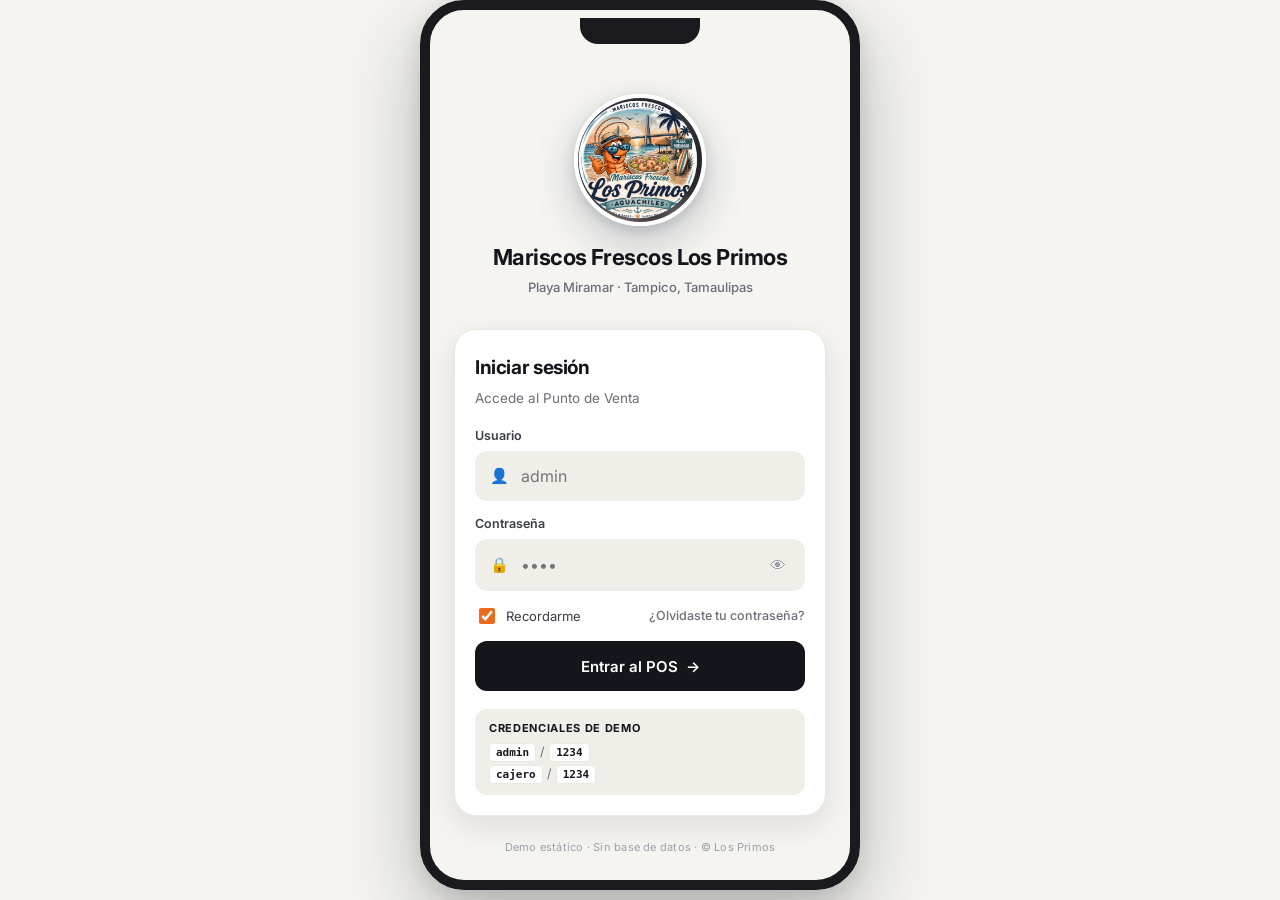
<file: index.html>
<!DOCTYPE html>
<html lang="es">
<head>
  <meta charset="UTF-8" />
  <meta name="viewport" content="width=device-width, initial-scale=1.0, viewport-fit=cover" />
  <meta name="theme-color" content="#ffffff" />
  <meta name="apple-mobile-web-app-capable" content="yes" />
  <meta name="apple-mobile-web-app-status-bar-style" content="default" />
  <title>Los Primos · Iniciar sesión</title>
  <link rel="stylesheet" href="assets/styles.css?v=6" />
  <link rel="icon" href="assets/logo.png" />
  <link rel="apple-touch-icon" href="assets/logo.png" />
  <link rel="preconnect" href="https://fonts.googleapis.com">
  <link rel="preconnect" href="https://fonts.gstatic.com" crossorigin>
  <link href="https://fonts.googleapis.com/css2?family=Inter:wght@400;500;600;700;800&display=swap" rel="stylesheet">
</head>
<body class="login-body">
  <div class="wave-bg" aria-hidden="true"></div>
  <main class="login-shell">
    <section class="login-card">
      <div class="brand-badge">
        <img src="assets/logo.png" alt="Mariscos Frescos Los Primos" class="brand-logo" />
        <p class="brand-location">Playa Miramar · Tampico, Tamaulipas</p>
      </div>

      <form id="loginForm" class="login-form" autocomplete="off" novalidate>
        <h2 class="form-title">Iniciar sesión</h2>
        <p class="form-hint">Accede al Punto de Venta</p>

        <label class="field">
          <span class="field-label">Usuario</span>
          <div class="field-input">
            <span class="field-icon">👤</span>
            <input id="username" type="text" placeholder="admin" autocomplete="off" required />
          </div>
        </label>

        <label class="field">
          <span class="field-label">Contraseña</span>
          <div class="field-input">
            <span class="field-icon">🔒</span>
            <input id="password" type="password" placeholder="••••" autocomplete="off" required />
            <button type="button" class="toggle-eye" id="togglePw" aria-label="Mostrar contraseña">👁</button>
          </div>
        </label>

        <div class="row-between">
          <label class="checkbox">
            <input type="checkbox" id="remember" checked />
            <span>Recordarme</span>
          </label>
          <a href="#" class="link-muted" onclick="event.preventDefault();alert('Demo: contacta al administrador.')">¿Olvidaste tu contraseña?</a>
        </div>

        <button type="submit" class="btn-primary btn-block">
          <span>Entrar al POS</span>
          <span aria-hidden="true">→</span>
        </button>

        <div id="loginError" class="alert-error hidden">Usuario o contraseña incorrectos.</div>

        <div class="demo-creds">
          <strong>Credenciales de demo</strong>
          <div><code>admin</code> / <code>1234</code></div>
          <div><code>cajero</code> / <code>1234</code></div>
        </div>
      </form>
    </section>
    <footer class="login-foot">
      Demo estático · Sin base de datos · <span>© Los Primos</span>
    </footer>
  </main>
  <script src="assets/login.js?v=6"></script>
</body>
</html>
</file>
<file: assets/styles.css>
/* ============================================================
   Los Primos POS — PHONE ONLY
   Diseño de app nativa para celular.
   En pantallas grandes, la app se muestra como un teléfono centrado.
   ============================================================ */

:root {
  --bg:          #f5f4f0;
  --surface:     #ffffff;
  --surface-2:   #f0eee9;
  --surface-3:   #e8e5de;
  --line:        #ebe8e0;
  --line-2:      #ddd9d0;

  --ink:         #14161c;
  --ink-2:       #3a3d47;
  --ink-3:       #6b6e78;
  --ink-4:       #9ea0a9;

  --accent:      #eb6a1c;
  --accent-2:    #c95612;
  --accent-soft: #fdece0;
  --navy:        #0c1f3d;
  --navy-2:      #142b52;
  --sea:         #2b8bb0;
  --sea-soft:    #e6f2f7;
  --sand:        #fef4dc;

  --success:     #167a4a;
  --success-soft:#e5f4ec;
  --danger:      #b3261e;
  --danger-soft: #fbe9e8;
  --warning:     #a35b00;
  --warning-soft:#fbeed9;

  --radius:      16px;
  --radius-sm:   12px;
  --radius-lg:   22px;

  --font: -apple-system, BlinkMacSystemFont, 'SF Pro Display', 'Inter', 'Segoe UI', Roboto, system-ui, sans-serif;

  --shadow-1: 0 1px 2px rgba(20, 22, 28, .05);
  --shadow-2: 0 10px 30px rgba(20, 22, 28, .10);
  --shadow-3: 0 20px 48px rgba(20, 22, 28, .18);
  --shadow-phone: 0 30px 80px rgba(20, 22, 28, .25), 0 8px 24px rgba(20, 22, 28, .12);

  --topbar-h:   56px;
  --bottom-h:   70px;

  --app-w:      440px;
}

* { box-sizing: border-box; }
html, body { margin: 0; padding: 0; }
html { -webkit-text-size-adjust: 100%; }
body {
  font-family: var(--font);
  color: var(--ink);
  background: var(--bg);
  font-size: 15px;
  line-height: 1.45;
  -webkit-font-smoothing: antialiased;
  -webkit-tap-highlight-color: transparent;
  overflow-x: hidden;
}

img, svg { max-width: 100%; display: block; }
button { font-family: inherit; cursor: pointer; }
a { color: inherit; }
input, select, textarea { font-family: inherit; color: inherit; font-size: 16px; }

.hidden { display: none !important; }
.muted { color: var(--ink-3); }

/* ============================================================
   PHONE FRAME on desktop
   ============================================================ */
@media (min-width: 640px) {
  body:not(.pc-mode) {
    background:
      radial-gradient(1000px 500px at 50% -10%, var(--sea-soft), transparent 60%),
      radial-gradient(800px 400px at 50% 110%, var(--sand), transparent 60%),
      #eae7df;
    min-height: 100vh;
    padding: 32px 0;
  }
  body:not(.pc-mode) .login-body,
  body:not(.pc-mode).login-body,
  body:not(.pc-mode) .app-body,
  body:not(.pc-mode).app-body {
    max-width: var(--app-w);
    margin: 0 auto;
    background: var(--bg);
    border-radius: 44px;
    overflow: hidden;
    box-shadow: var(--shadow-phone);
    min-height: 860px;
    position: relative;
    border: 10px solid #1a1a1e;
    padding-bottom: 0 !important;
  }
  body:not(.pc-mode).app-body { min-height: 860px; }

  /* fake notch */
  body:not(.pc-mode).login-body::before,
  body:not(.pc-mode).app-body::before {
    content: "";
    position: absolute;
    top: 8px;
    left: 50%;
    transform: translateX(-50%);
    width: 120px;
    height: 26px;
    background: #1a1a1e;
    border-radius: 0 0 18px 18px;
    z-index: 999;
  }
  /* re-anchor absolute/fixed inside phone frame */
  body:not(.pc-mode) .topbar,
  body:not(.pc-mode) .bottom-nav,
  body:not(.pc-mode) .sidebar,
  body:not(.pc-mode) .scrim,
  body:not(.pc-mode) .cart-scrim,
  body:not(.pc-mode) .cart-fab,
  body:not(.pc-mode) .pos-cart,
  body:not(.pc-mode) .modal,
  body:not(.pc-mode) .toast-host {
    position: absolute !important;
  }
  body:not(.pc-mode) .topbar { top: 0; left: 0; right: 0; }
  body:not(.pc-mode) .bottom-nav { bottom: 0; left: 0; right: 0; }
  body:not(.pc-mode) .sidebar,
  body:not(.pc-mode) .scrim,
  body:not(.pc-mode) .cart-scrim,
  body:not(.pc-mode) .modal { inset: 0; }
  body:not(.pc-mode) .cart-fab {
    left: 12px; right: 12px;
    bottom: calc(var(--bottom-h) + 12px);
  }
  body:not(.pc-mode) .pos-cart { left: 0; right: 0; bottom: 0; }
  body:not(.pc-mode) .toast-host {
    left: 0; right: 0;
    bottom: calc(var(--bottom-h) + 90px);
  }
}

/* ============================================================
   LOGIN
   ============================================================ */
.login-body {
  min-height: 100dvh;
  min-height: 100vh;
  background:
    radial-gradient(140% 60% at 50% -10%, var(--sea-soft) 0%, transparent 55%),
    radial-gradient(90% 40% at 50% 100%, var(--sand) 0%, transparent 55%),
    var(--bg);
  color: var(--ink);
  display: flex;
  flex-direction: column;
}
.wave-bg { display: none; }

.login-shell {
  flex: 1;
  width: 100%;
  padding: 40px 24px 24px;
  padding-top: calc(40px + env(safe-area-inset-top));
  padding-bottom: calc(24px + env(safe-area-inset-bottom));
  display: flex;
  flex-direction: column;
  gap: 24px;
}

.login-card {
  background: transparent;
  border: 0;
  padding: 0;
  display: flex;
  flex-direction: column;
  gap: 28px;
}

.brand-badge {
  display: flex !important;
  flex-direction: column;
  align-items: center;
  gap: 16px;
  margin: 0;
  padding: 12px 0 4px;
  text-align: center;
}
.brand-logo {
  width: 132px !important;
  height: 132px !important;
  max-width: 34vw !important;
  max-height: 34vw !important;
  border-radius: 50%;
  object-fit: cover;
  display: block;
  box-shadow: 0 16px 40px rgba(12, 31, 61, .22), 0 4px 12px rgba(12, 31, 61, .12);
  border: 4px solid var(--surface);
  flex-shrink: 0;
}
.brand-circle,
.brand-circle::before,
.brand-circle::after,
.brand-palms,
.brand-sun,
.brand-emoji,
.brand-title,
.brand-top,
.brand-name,
.brand-sub { display: none !important; }

.brand-location {
  margin: 0;
  font-size: 13px;
  color: var(--ink-3);
  font-weight: 500;
}
.brand-location::before {
  content: "Mariscos Frescos Los Primos";
  display: block;
  color: var(--ink);
  font-size: 22px;
  font-weight: 700;
  letter-spacing: -0.025em;
  margin-bottom: 4px;
}

.login-form {
  background: var(--surface);
  border: 1px solid var(--line);
  border-radius: var(--radius-lg);
  padding: 24px 20px 20px;
  display: grid;
  gap: 14px;
  box-shadow: var(--shadow-2);
}
.form-title {
  margin: 0;
  font-size: 19px;
  font-weight: 700;
  color: var(--ink);
  letter-spacing: -0.02em;
}
.form-hint {
  margin: -6px 0 4px;
  color: var(--ink-3);
  font-size: 13.5px;
}

.field { display: grid; gap: 6px; }
.field-label {
  font-size: 12.5px;
  font-weight: 600;
  color: var(--ink-2);
}
.field-input {
  display: flex;
  align-items: center;
  gap: 10px;
  background: var(--surface-2);
  border: 1.5px solid transparent;
  border-radius: var(--radius-sm);
  padding: 13px 14px;
  min-height: 50px;
  transition: border-color .12s, background .12s;
}
.field-input:focus-within {
  background: var(--surface);
  border-color: var(--ink);
}
.field-input input,
.field-input select {
  border: 0;
  outline: 0;
  background: transparent;
  width: 100%;
  color: var(--ink);
  min-width: 0;
}
.field-icon {
  font-size: 15px;
  color: var(--ink-4);
  flex-shrink: 0;
}
.toggle-eye {
  background: transparent;
  border: 0;
  color: var(--ink-4);
  font-size: 16px;
  padding: 4px;
  line-height: 1;
  flex-shrink: 0;
}
.field.inline { flex: 1; }

.row-between {
  display: flex;
  justify-content: space-between;
  align-items: center;
  gap: 12px;
  flex-wrap: wrap;
}
.checkbox {
  display: flex;
  gap: 8px;
  align-items: center;
  font-size: 13px;
  color: var(--ink-2);
}
.checkbox input {
  width: 16px;
  height: 16px;
  accent-color: var(--accent);
}
.link-muted {
  font-size: 12.5px;
  color: var(--ink-3);
  text-decoration: none;
  font-weight: 500;
}
.link-muted:active { color: var(--accent); }

.alert-error {
  background: var(--danger-soft);
  color: var(--danger);
  padding: 12px 14px;
  border-radius: var(--radius-sm);
  font-size: 13px;
  border: 1px solid rgba(179, 38, 30, .15);
  font-weight: 500;
}

.demo-creds {
  margin-top: 4px;
  background: var(--surface-2);
  border-radius: var(--radius-sm);
  padding: 12px 14px;
  font-size: 12.5px;
  color: var(--ink-3);
  display: grid;
  gap: 4px;
}
.demo-creds strong {
  color: var(--ink);
  font-weight: 700;
  font-size: 11px;
  letter-spacing: 0.06em;
  text-transform: uppercase;
  margin-bottom: 2px;
}
.demo-creds code {
  background: var(--surface);
  padding: 2px 6px;
  border-radius: 4px;
  color: var(--ink);
  font-weight: 600;
  border: 1px solid var(--line);
  font-size: 11px;
}

.login-foot {
  color: var(--ink-4);
  font-size: 11px;
  text-align: center;
  letter-spacing: 0.02em;
  padding: 0 8px;
}

/* ============================================================
   BUTTONS
   ============================================================ */
.btn-primary,
.btn-ghost {
  border: 0;
  border-radius: var(--radius-sm);
  font-weight: 600;
  padding: 15px 18px;
  font-size: 15px;
  display: inline-flex;
  align-items: center;
  justify-content: center;
  gap: 8px;
  transition: background .12s, color .12s, transform .05s;
  border: 1px solid transparent;
  min-height: 50px;
  line-height: 1;
}
.btn-primary {
  background: var(--ink);
  color: var(--surface);
}
.btn-primary:active { background: #000; transform: scale(0.98); }
.btn-primary:disabled {
  background: var(--surface-2);
  color: var(--ink-4);
  cursor: not-allowed;
}
.btn-primary.big { padding: 16px 18px; font-size: 16px; }

.btn-ghost {
  background: var(--surface-2);
  color: var(--ink-2);
  border-color: transparent;
}
.btn-ghost:active { background: var(--surface-3); color: var(--ink); }

.btn-block { width: 100%; }
.block { display: block; width: 100%; }

/* ============================================================
   APP LAYOUT
   ============================================================ */
.app-body {
  min-height: 100dvh;
  min-height: 100vh;
  background: var(--bg);
  padding-bottom: calc(var(--bottom-h) + env(safe-area-inset-bottom));
}

/* Topbar */
.topbar {
  position: sticky;
  top: 0;
  z-index: 50;
  display: flex;
  align-items: center;
  gap: 12px;
  padding: 10px 14px;
  background: rgba(245, 244, 240, 0.85);
  backdrop-filter: saturate(180%) blur(20px);
  -webkit-backdrop-filter: saturate(180%) blur(20px);
  color: var(--ink);
  border-bottom: 1px solid var(--line);
  padding-top: calc(10px + env(safe-area-inset-top));
  min-height: var(--topbar-h);
}

.menu-btn, .close-btn {
  background: var(--surface-2);
  border: 0;
  color: var(--ink);
  width: 40px;
  height: 40px;
  border-radius: 12px;
  font-size: 18px;
  display: grid;
  place-items: center;
  flex-shrink: 0;
}
.menu-btn:active, .close-btn:active {
  background: var(--surface-3);
  transform: scale(0.94);
}
.close-btn { background: transparent; margin-left: auto; }

.topbar-brand {
  display: flex;
  align-items: center;
  gap: 10px;
  min-width: 0;
  flex: 1;
}
.mini-logo {
  width: 36px !important;
  height: 36px !important;
  max-width: 36px !important;
  max-height: 36px !important;
  border-radius: 50%;
  object-fit: cover;
  display: block;
  border: 1.5px solid var(--surface);
  box-shadow: 0 2px 6px rgba(20, 22, 28, .15);
  flex-shrink: 0;
}
.side-logo {
  width: 40px !important;
  height: 40px !important;
  max-width: 40px !important;
  max-height: 40px !important;
  border-radius: 50%;
  object-fit: cover;
  display: block;
  flex-shrink: 0;
}
.ticket-logo {
  width: 44px !important;
  height: 44px !important;
  max-width: 44px !important;
  max-height: 44px !important;
  border-radius: 50%;
  object-fit: cover;
  display: block;
  flex-shrink: 0;
}

.topbar-title {
  display: grid;
  line-height: 1.15;
  min-width: 0;
  overflow: hidden;
}
.topbar-title strong {
  font-weight: 700;
  font-size: 15px;
  letter-spacing: -0.01em;
  color: var(--ink);
  white-space: nowrap;
  overflow: hidden;
  text-overflow: ellipsis;
}
.topbar-title small {
  color: var(--ink-4);
  font-size: 11px;
  white-space: nowrap;
  overflow: hidden;
  text-overflow: ellipsis;
}

.topbar-actions {
  margin-left: auto;
  display: flex;
  gap: 6px;
  align-items: center;
  flex-shrink: 0;
}
.user-chip {
  display: none;
}
.topbar .btn-ghost {
  padding: 8px 14px;
  font-size: 13px;
  min-height: 36px;
  border-radius: 999px;
  background: transparent;
  color: var(--ink-2);
  font-weight: 500;
}
.topbar .btn-ghost:active { background: var(--surface-2); }

/* Side menu */
.sidebar {
  position: fixed;
  top: 0;
  left: 0;
  bottom: 0;
  width: 82%;
  max-width: 320px;
  background: var(--surface);
  color: var(--ink);
  z-index: 100;
  transform: translateX(-100%);
  transition: transform .25s cubic-bezier(0.32, 0.72, 0, 1);
  display: flex;
  flex-direction: column;
  border-right: 0;
  box-shadow: var(--shadow-3);
  border-radius: 0 20px 20px 0;
  overflow: hidden;
}
.sidebar.open { transform: translateX(0); }

.sidebar-header {
  display: flex;
  align-items: center;
  gap: 12px;
  padding: 20px 18px 16px;
  border-bottom: 1px solid var(--line);
  padding-top: calc(20px + env(safe-area-inset-top));
  background: linear-gradient(135deg, var(--sea-soft), var(--sand));
}
.sidebar-header strong {
  display: block;
  font-weight: 700;
  font-size: 15px;
  color: var(--ink);
  letter-spacing: -0.01em;
}
.sidebar-header small {
  display: block;
  color: var(--ink-3);
  font-size: 12px;
  margin-top: 2px;
}
.sidebar .close-btn { color: var(--ink); }

.nav {
  padding: 12px 10px;
  display: grid;
  gap: 2px;
  overflow-y: auto;
  flex: 1;
}
.nav-item {
  display: flex;
  align-items: center;
  gap: 14px;
  padding: 14px 14px;
  border-radius: 12px;
  border: 0;
  background: transparent;
  color: var(--ink-2);
  font-weight: 500;
  text-align: left;
  font-size: 15px;
  min-height: 48px;
}
.nav-item:active { background: var(--surface-2); color: var(--ink); }
.nav-item.active {
  background: var(--surface-2);
  color: var(--ink);
  font-weight: 700;
}
.nav-item .ni {
  font-size: 18px;
  width: 24px;
  text-align: center;
  flex-shrink: 0;
}

.sidebar-foot {
  padding: 14px;
  border-top: 1px solid var(--line);
  padding-bottom: calc(14px + env(safe-area-inset-bottom));
}

.scrim {
  position: fixed;
  inset: 0;
  background: rgba(20, 22, 28, .5);
  z-index: 90;
  opacity: 0;
  pointer-events: none;
  transition: opacity .25s;
}
.scrim.show { opacity: 1; pointer-events: auto; }

/* Bottom tab bar (native iOS style) */
.bottom-nav {
  position: fixed;
  left: 0;
  right: 0;
  bottom: 0;
  background: rgba(255, 255, 255, 0.85);
  backdrop-filter: saturate(180%) blur(24px);
  -webkit-backdrop-filter: saturate(180%) blur(24px);
  display: grid;
  grid-template-columns: repeat(5, 1fr);
  border-top: 1px solid var(--line);
  z-index: 40;
  padding-bottom: env(safe-area-inset-bottom);
}
.bn-item {
  border: 0;
  background: transparent;
  color: var(--ink-4);
  padding: 10px 4px 8px;
  display: grid;
  place-items: center;
  gap: 3px;
  font-size: 10px;
  font-weight: 500;
  min-height: var(--bottom-h);
  position: relative;
  transition: color .15s;
}
.bn-item span {
  font-size: 22px;
  line-height: 1;
  opacity: .55;
  transition: opacity .15s, transform .15s;
}
.bn-item em {
  font-style: normal;
  font-size: 10.5px;
  font-weight: 600;
}
.bn-item.active {
  color: var(--ink);
}
.bn-item.active span {
  opacity: 1;
  transform: translateY(-1px);
}
.bn-item.active::before {
  content: "";
  position: absolute;
  top: 4px;
  width: 32px;
  height: 3px;
  border-radius: 3px;
  background: var(--accent);
}

/* Main */
.app-main {
  padding: 16px 14px 20px;
  margin: 0 auto;
}

.view-head { margin: 0 0 16px; padding: 0 2px; }
.view-head h2 {
  margin: 0;
  color: var(--ink);
  font-size: 26px;
  font-weight: 800;
  letter-spacing: -0.03em;
  line-height: 1.1;
}
.view-head p {
  margin: 4px 0 0;
  font-size: 13.5px;
  color: var(--ink-3);
}

/* ============================================================
   POS — Products + Cart
   ============================================================ */
.pos-grid {
  display: block;
}

.filter-row {
  position: sticky;
  top: calc(var(--topbar-h) + env(safe-area-inset-top));
  z-index: 20;
  background: var(--bg);
  margin: -16px -14px 14px;
  padding: 12px 14px;
  border-bottom: 1px solid var(--line);
  display: flex;
  align-items: center;
  gap: 8px;
  flex-wrap: wrap;
}
.search-box {
  flex: 1;
  min-width: 100%;
  display: flex;
  align-items: center;
  gap: 10px;
  background: var(--surface-2);
  border: 1.5px solid transparent;
  border-radius: 12px;
  padding: 11px 14px;
  min-height: 44px;
  transition: background .12s, border-color .12s;
}
.search-box:focus-within {
  background: var(--surface);
  border-color: var(--ink);
}
.search-box span {
  color: var(--ink-4);
  font-size: 14px;
  flex-shrink: 0;
}
.search-box input {
  border: 0;
  outline: 0;
  background: transparent;
  width: 100%;
  min-width: 0;
}

.chips {
  display: flex;
  gap: 8px;
  overflow-x: auto;
  padding: 2px 0;
  margin: 0 -14px;
  padding-left: 14px;
  padding-right: 14px;
  -webkit-overflow-scrolling: touch;
  scrollbar-width: none;
  width: calc(100% + 28px);
}
.chips::-webkit-scrollbar { display: none; }
.chip {
  border: 0;
  background: var(--surface);
  padding: 9px 16px;
  border-radius: 999px;
  font-size: 13px;
  font-weight: 600;
  color: var(--ink-2);
  white-space: nowrap;
  transition: background .12s, color .12s;
  min-height: 38px;
  flex-shrink: 0;
  box-shadow: var(--shadow-1);
}
.chip:active { background: var(--surface-2); }
.chip.active {
  background: var(--ink);
  color: var(--surface);
}

.product-grid {
  display: grid;
  grid-template-columns: repeat(2, 1fr);
  gap: 10px;
}
.product-card {
  background: var(--surface);
  border: 0;
  border-radius: var(--radius);
  padding: 10px;
  display: grid;
  gap: 8px;
  text-align: left;
  color: var(--ink);
  transition: transform .08s;
  position: relative;
  overflow: hidden;
  box-shadow: var(--shadow-1);
}
.product-card:active { transform: scale(0.97); }

.product-card .thumb {
  aspect-ratio: 1 / 1;
  border-radius: 12px;
  display: grid;
  place-items: center;
  font-size: 44px;
  background: linear-gradient(160deg, var(--sea-soft), var(--sand));
  position: relative;
  overflow: hidden;
}

.product-card .cat {
  position: absolute;
  top: 10px;
  left: 10px;
  background: rgba(255, 255, 255, 0.9);
  backdrop-filter: blur(6px);
  color: var(--ink-2);
  font-size: 9px;
  padding: 3px 8px;
  border-radius: 999px;
  letter-spacing: 0.04em;
  font-weight: 700;
  text-transform: uppercase;
  z-index: 2;
}

.product-card .name {
  font-weight: 600;
  font-size: 13.5px;
  line-height: 1.25;
  color: var(--ink);
  min-height: 34px;
  display: -webkit-box;
  -webkit-line-clamp: 2;
  -webkit-box-orient: vertical;
  overflow: hidden;
}
.product-card .price-row {
  display: flex;
  align-items: baseline;
  justify-content: space-between;
  gap: 6px;
}
.product-card .price {
  font-size: 17px;
  font-weight: 800;
  color: var(--ink);
  letter-spacing: -0.025em;
}
.product-card .stock {
  font-size: 10.5px;
  color: var(--ink-4);
  font-weight: 500;
}
.product-card .stock.low { color: var(--warning); font-weight: 600; }
.product-card .stock.out { color: var(--danger); font-weight: 600; }
.product-card[disabled] { opacity: .5; pointer-events: none; }

/* Cart — bottom sheet */
.pos-cart {
  position: fixed;
  left: 0; right: 0; bottom: 0;
  z-index: 110;
  background: var(--surface);
  border-radius: 24px 24px 0 0;
  border: 0;
  padding: 8px 18px calc(18px + env(safe-area-inset-bottom));
  max-height: 88vh;
  transform: translateY(100%);
  transition: transform .28s cubic-bezier(0.32, 0.72, 0, 1);
  box-shadow: 0 -20px 50px rgba(20, 22, 28, .2);
  overflow-y: auto;
  display: flex;
  flex-direction: column;
  gap: 14px;
}
.pos-cart.open { transform: translateY(0); }
.pos-cart::before {
  content: "";
  display: block;
  width: 44px;
  height: 4px;
  border-radius: 4px;
  background: var(--surface-3);
  margin: 4px auto 8px;
}

.cart-header {
  display: flex;
  align-items: center;
  justify-content: space-between;
}
.cart-header h3 {
  margin: 0;
  font-size: 20px;
  color: var(--ink);
  font-weight: 800;
  letter-spacing: -0.02em;
}
.cart-header-right {
  display: flex;
  align-items: center;
  gap: 10px;
}
.cart-count { font-size: 12.5px; color: var(--ink-4); font-weight: 500; }

.sheet-close {
  background: var(--surface-2);
  border: 0;
  color: var(--ink-2);
  font-size: 16px;
  padding: 0;
  width: 32px;
  height: 32px;
  border-radius: 50%;
  line-height: 1;
  display: grid;
  place-items: center;
}
.sheet-close:active { background: var(--surface-3); }

.cart-items {
  display: grid;
  gap: 0;
  max-height: 44vh;
  overflow-y: auto;
  margin: 0 -4px;
  padding: 0 4px;
}
.empty-state {
  padding: 40px 8px;
  text-align: center;
  color: var(--ink-4);
  display: grid;
  place-items: center;
  gap: 10px;
}
.empty-state span { font-size: 32px; opacity: .5; }
.empty-state p { margin: 0; font-size: 13.5px; }

.cart-item {
  display: grid;
  grid-template-columns: 1fr auto;
  gap: 10px;
  padding: 14px 0;
  border-bottom: 1px solid var(--line);
}
.cart-item:last-child { border-bottom: 0; }
.cart-item .ci-main { display: grid; gap: 4px; min-width: 0; }
.cart-item .ci-name {
  font-weight: 600;
  font-size: 14.5px;
  color: var(--ink);
  overflow: hidden;
  text-overflow: ellipsis;
  white-space: nowrap;
}
.cart-item .ci-price { font-size: 12px; color: var(--ink-4); }
.cart-item .ci-total {
  font-weight: 800;
  color: var(--ink);
  text-align: right;
  font-size: 15px;
  letter-spacing: -0.02em;
}

.qty-ctrl {
  display: flex;
  align-items: center;
  gap: 6px;
  margin-top: 6px;
}
.qty-btn {
  width: 32px;
  height: 32px;
  border-radius: 10px;
  background: var(--surface-2);
  border: 0;
  font-size: 16px;
  font-weight: 600;
  color: var(--ink);
  display: grid;
  place-items: center;
}
.qty-btn:active { background: var(--surface-3); }
.qty-val {
  min-width: 28px;
  text-align: center;
  font-weight: 700;
  font-size: 14px;
  color: var(--ink);
}
.cart-item .rem {
  background: transparent;
  border: 0;
  color: var(--ink-4);
  font-size: 16px;
  padding: 6px;
  margin-left: auto;
}
.cart-item .rem:active { color: var(--danger); }

.cart-summary {
  border-top: 1px solid var(--line);
  padding-top: 14px;
  display: grid;
  gap: 8px;
}
.cart-summary .row {
  display: flex;
  justify-content: space-between;
  font-size: 13.5px;
  color: var(--ink-3);
}
.cart-summary .row strong {
  color: var(--ink-2);
  font-weight: 600;
}
.cart-summary .row.total {
  border-top: 1px solid var(--line);
  margin-top: 4px;
  padding-top: 12px;
  font-size: 14px;
  color: var(--ink);
}
.cart-summary .row.total strong {
  color: var(--accent);
  font-size: 24px;
  font-weight: 800;
  letter-spacing: -0.025em;
}

.pay-methods {
  display: grid;
  grid-template-columns: repeat(3, 1fr);
  gap: 6px;
}
.pay-btn {
  padding: 12px 6px;
  border-radius: 12px;
  background: var(--surface-2);
  border: 1.5px solid transparent;
  color: var(--ink-3);
  font-size: 12.5px;
  font-weight: 600;
  min-height: 48px;
}
.pay-btn:active { background: var(--surface-3); }
.pay-btn.active {
  background: var(--ink);
  color: var(--surface);
  border-color: var(--ink);
}

/* ============================================================
   Cards, tables, stats
   ============================================================ */
.stat-cards {
  display: grid;
  grid-template-columns: repeat(2, 1fr);
  gap: 10px;
  margin-bottom: 14px;
}
.stat-cards.inline {
  grid-template-columns: repeat(2, 1fr);
  margin-bottom: 12px;
}
.stat-card {
  background: var(--surface);
  border: 0;
  border-radius: var(--radius);
  padding: 14px;
  display: grid;
  gap: 4px;
  box-shadow: var(--shadow-1);
}
.stat-card small {
  color: var(--ink-3);
  font-size: 11.5px;
  font-weight: 500;
}
.stat-card strong {
  font-size: 22px;
  font-weight: 800;
  color: var(--ink);
  letter-spacing: -0.025em;
  line-height: 1.15;
}
.stat-card.accent {
  background: linear-gradient(135deg, var(--navy), var(--navy-2));
  color: var(--surface);
}
.stat-card.accent small { color: rgba(255, 255, 255, .7); }
.stat-card.accent strong { color: var(--accent); }
.stat-card.warn strong { color: var(--warning); }

.card {
  background: var(--surface);
  border: 0;
  border-radius: var(--radius);
  padding: 16px;
  margin-bottom: 12px;
  box-shadow: var(--shadow-1);
}
.card h3 {
  margin: 0 0 14px;
  font-size: 16px;
  color: var(--ink);
  font-weight: 700;
  letter-spacing: -0.01em;
}

.two-col { display: grid; grid-template-columns: 1fr; gap: 12px; }

.table-wrap { overflow-x: auto; border-radius: var(--radius-sm); }
.table-wrap.tight { max-height: 320px; overflow-y: auto; }
.data-table { width: 100%; border-collapse: collapse; font-size: 13px; }
.data-table th, .data-table td {
  padding: 12px 10px;
  text-align: left;
  border-bottom: 1px solid var(--line);
  white-space: nowrap;
}
.data-table th {
  background: var(--surface);
  color: var(--ink-4);
  font-size: 10.5px;
  text-transform: uppercase;
  letter-spacing: 0.06em;
  font-weight: 700;
  position: sticky;
  top: 0;
  z-index: 1;
  padding-top: 8px;
  padding-bottom: 8px;
  border-bottom: 1px solid var(--line-2);
}
.data-table tbody tr:active { background: var(--surface-2); }
.data-table tbody tr:last-child td { border-bottom: 0; }

.pill {
  display: inline-block;
  padding: 3px 9px;
  border-radius: 999px;
  font-size: 11px;
  font-weight: 700;
  background: var(--surface-2);
  color: var(--ink-3);
}
.pill.good { background: var(--success-soft); color: var(--success); }
.pill.warn { background: var(--warning-soft); color: var(--warning); }
.pill.bad  { background: var(--danger-soft);  color: var(--danger); }

.method-list { display: grid; gap: 8px; }
.method-row {
  display: flex;
  align-items: center;
  justify-content: space-between;
  padding: 14px;
  background: var(--surface-2);
  border-radius: 12px;
}
.method-row .m-left {
  display: flex;
  align-items: center;
  gap: 8px;
  color: var(--ink);
  font-size: 13.5px;
  font-weight: 600;
}
.method-row .m-total {
  font-weight: 800;
  color: var(--ink);
  font-size: 16px;
  letter-spacing: -0.02em;
}
.method-row small { color: var(--ink-4); font-size: 12px; font-weight: 500; }

.rank-list { list-style: none; padding: 0; margin: 0; display: grid; gap: 6px; }
.rank-list li {
  display: flex;
  align-items: center;
  gap: 12px;
  padding: 12px 14px;
  background: var(--surface-2);
  border-radius: 12px;
}
.rank-list .rank {
  width: 26px;
  height: 26px;
  border-radius: 8px;
  background: var(--surface);
  color: var(--ink-2);
  display: grid;
  place-items: center;
  font-weight: 700;
  font-size: 12px;
  flex-shrink: 0;
}
.rank-list li:first-child .rank {
  background: var(--accent);
  color: var(--surface);
}
.rank-list .name {
  flex: 1;
  font-weight: 600;
  font-size: 13.5px;
  color: var(--ink);
  min-width: 0;
  overflow: hidden;
  text-overflow: ellipsis;
  white-space: nowrap;
}
.rank-list .amt {
  font-weight: 800;
  color: var(--ink);
  font-size: 14.5px;
  letter-spacing: -0.02em;
}

/* Bar chart */
.bar-chart {
  display: grid;
  grid-auto-flow: column;
  grid-auto-columns: minmax(16px, 1fr);
  gap: 6px;
  align-items: end;
  height: 160px;
  padding: 24px 4px 4px;
  border-bottom: 1px solid var(--line);
  margin-bottom: 24px;
}
.bar-chart.small { height: 120px; }
.bar {
  position: relative;
  background: linear-gradient(180deg, var(--ink), var(--navy));
  border-radius: 4px 4px 0 0;
  min-height: 3px;
  transition: height .25s;
}
.bar:active { background: var(--accent); }
.bar::after {
  content: attr(data-label);
  position: absolute;
  left: 50%;
  bottom: -20px;
  transform: translateX(-50%);
  font-size: 10px;
  color: var(--ink-4);
  white-space: nowrap;
  font-weight: 500;
}
.bar span {
  position: absolute;
  left: 50%;
  top: -18px;
  transform: translateX(-50%);
  font-size: 10px;
  font-weight: 600;
  color: var(--ink-3);
  opacity: 0;
  transition: opacity .15s;
}
.bar:active span { opacity: 1; }

/* ============================================================
   Modals (bottom sheet style)
   ============================================================ */
.modal {
  position: fixed;
  inset: 0;
  background: rgba(20, 22, 28, .5);
  z-index: 200;
  display: grid;
  place-items: end center;
  padding: 0;
  animation: fadeIn .15s ease;
}
@keyframes fadeIn { from { opacity: 0 } to { opacity: 1 } }
@keyframes slideUp {
  from { transform: translateY(24px); }
  to   { transform: translateY(0); }
}
.modal-card {
  background: var(--surface);
  border-radius: 24px 24px 0 0;
  padding: 12px 20px calc(20px + env(safe-area-inset-bottom));
  width: 100%;
  box-shadow: var(--shadow-3);
  max-height: 94vh;
  overflow-y: auto;
  animation: slideUp .25s cubic-bezier(0.32, 0.72, 0, 1);
}
.modal-card::before {
  content: "";
  display: block;
  width: 44px;
  height: 4px;
  border-radius: 4px;
  background: var(--surface-3);
  margin: 0 auto 16px;
}
.modal-card h3 {
  margin: 0 0 16px;
  font-weight: 800;
  color: var(--ink);
  font-size: 20px;
  letter-spacing: -0.02em;
}
.modal-actions {
  display: flex;
  gap: 8px;
  margin-top: 16px;
}
.modal-actions .btn-primary,
.modal-actions .btn-ghost { flex: 1; }

.pay-total, .pay-change {
  display: flex;
  justify-content: space-between;
  align-items: baseline;
  background: var(--surface-2);
  padding: 16px;
  border-radius: 12px;
  margin-bottom: 12px;
}
.pay-total span, .pay-change span {
  color: var(--ink-3);
  font-size: 13.5px;
  font-weight: 500;
}
.pay-total strong {
  color: var(--ink);
  font-size: 22px;
  font-weight: 800;
  letter-spacing: -0.025em;
}
.pay-change strong {
  color: var(--success);
  font-size: 22px;
  font-weight: 800;
  letter-spacing: -0.025em;
}

.quick-cash {
  display: grid;
  grid-template-columns: repeat(5, 1fr);
  gap: 6px;
  margin: 8px 0 12px;
}
.quick-cash button {
  padding: 12px 4px;
  border-radius: 10px;
  background: var(--surface-2);
  border: 0;
  font-size: 12.5px;
  font-weight: 700;
  color: var(--ink-2);
  min-height: 44px;
}
.quick-cash button:active { background: var(--surface-3); }

/* Ticket */
.ticket {
  background: var(--surface-2);
  border-radius: 12px;
  padding: 16px;
  font-family: 'ui-monospace', 'SF Mono', Menlo, Consolas, monospace;
  color: var(--ink);
  font-size: 12px;
}
.ticket-brand {
  display: flex;
  gap: 12px;
  align-items: center;
  padding-bottom: 12px;
  border-bottom: 1px dashed var(--surface-3);
}
.ticket-brand strong {
  display: block;
  font-family: var(--font);
  color: var(--ink);
  font-size: 13.5px;
  font-weight: 700;
}
.ticket-brand small {
  display: block;
  font-size: 11px;
  color: var(--ink-3);
  font-family: var(--font);
}
.ticket-meta {
  display: grid;
  grid-template-columns: repeat(3, 1fr);
  gap: 8px;
  padding: 12px 0;
  border-bottom: 1px dashed var(--surface-3);
  font-size: 11px;
}
.ticket-meta span { color: var(--ink-4); display: block; font-family: var(--font); }
.ticket-meta strong { color: var(--ink); font-family: var(--font); font-weight: 700; }
.ticket-lines { padding: 12px 0; display: grid; gap: 8px; }
.ticket-lines .tl { display: grid; grid-template-columns: 1fr auto; gap: 8px; }
.ticket-lines .tl small { color: var(--ink-4); font-family: var(--font); font-size: 10px; }
.ticket-totals { padding-top: 12px; border-top: 1px dashed var(--surface-3); display: grid; gap: 4px; }
.ticket-totals div { display: flex; justify-content: space-between; }
.ticket-totals .grand { font-size: 15px; font-weight: 800; color: var(--ink); margin-top: 4px; }
.ticket-thanks {
  text-align: center;
  margin: 14px 0 0;
  font-size: 11.5px;
  color: var(--ink-4);
  font-family: var(--font);
}

/* ============================================================
   CART FAB (floating action bar)
   ============================================================ */
.cart-fab {
  display: flex;
  position: fixed;
  left: 12px;
  right: 12px;
  bottom: calc(var(--bottom-h) + 12px + env(safe-area-inset-bottom));
  z-index: 45;
  background: var(--ink);
  color: var(--surface);
  border: 0;
  border-radius: 16px;
  padding: 14px 16px;
  align-items: center;
  gap: 12px;
  box-shadow: 0 12px 32px rgba(20, 22, 28, .38);
  font-weight: 600;
  font-size: 14px;
  animation: fabIn .25s ease;
}
@keyframes fabIn {
  from { transform: translateY(24px); opacity: 0 }
  to   { transform: translateY(0);    opacity: 1 }
}
.cart-fab .cf-count {
  background: var(--accent);
  color: var(--surface);
  font-weight: 700;
  font-size: 13px;
  min-width: 26px;
  height: 26px;
  border-radius: 999px;
  display: grid;
  place-items: center;
  padding: 0 8px;
}
.cart-fab .cf-label { flex: 1; text-align: left; }
.cart-fab .cf-total {
  font-weight: 800;
  font-size: 16px;
  letter-spacing: -0.02em;
}
.cart-fab:active { transform: scale(0.98); }

.cart-scrim {
  position: fixed;
  inset: 0;
  background: rgba(20, 22, 28, .55);
  z-index: 100;
  opacity: 0;
  pointer-events: none;
  transition: opacity .22s;
}
.cart-scrim.show { opacity: 1; pointer-events: auto; }

/* Toasts */
.toast-host {
  position: fixed;
  left: 0;
  right: 0;
  bottom: calc(var(--bottom-h) + 90px + env(safe-area-inset-bottom));
  display: grid;
  gap: 6px;
  padding: 0 16px;
  z-index: 500;
  pointer-events: none;
}
.toast {
  background: var(--ink);
  color: var(--surface);
  padding: 12px 16px;
  border-radius: 12px;
  font-size: 13.5px;
  box-shadow: var(--shadow-2);
  animation: slideUp .18s ease;
  max-width: 340px;
  margin: 0 auto;
  pointer-events: auto;
  font-weight: 600;
}
.toast.success { background: var(--success); }
.toast.error   { background: var(--danger); }

/* ============================================================
   Small phones
   ============================================================ */
@media (max-width: 360px) {
  .app-main { padding: 14px 12px 20px; }
  .product-card { padding: 8px; }
  .product-card .thumb { font-size: 36px; }
  .product-card .name { font-size: 12.5px; min-height: 32px; }
  .product-card .price { font-size: 15.5px; }
  .stat-card strong { font-size: 19px; }
  .view-head h2 { font-size: 23px; }
}

/* iOS input zoom prevention */
@supports (-webkit-touch-callout: none) {
  input, select, textarea { font-size: 16px !important; }
}

.hide-sm { display: none; }

/* ============================================================
   View-toggle button (móvil ↔ PC)
   ============================================================ */
.view-toggle {
  display: inline-flex !important;
  align-items: center;
  gap: 6px;
  padding: 8px 12px !important;
  min-height: 36px !important;
  border-radius: 999px !important;
  background: var(--surface-2) !important;
  color: var(--ink-2) !important;
  font-size: 12.5px !important;
  font-weight: 600 !important;
  border: 0 !important;
}
.view-toggle:active { background: var(--surface-3) !important; }
.view-toggle .vt-icon { font-size: 14px; line-height: 1; }
.view-toggle .vt-label { line-height: 1; }
@media (max-width: 380px) {
  .view-toggle .vt-label { display: none; }
  .view-toggle { padding: 8px 10px !important; }
}

/* ============================================================
   PC MODE — activado con body.pc-mode
   Layout de app desktop: sidebar + contenido + carrito lateral
   ============================================================ */
@media (min-width: 900px) {
  /* Body sin frame (redundante pero explícito) */
  body.pc-mode {
    padding: 0;
    background: var(--bg);
  }
  /* App body */
  body.pc-mode.app-body,
  body.pc-mode .app-body {
    padding-left: 240px;
    padding-bottom: 24px;
    min-height: 100dvh;
  }

  /* Sidebar siempre visible */
  body.pc-mode .sidebar {
    position: fixed;
    top: 0;
    left: 0;
    bottom: 0;
    width: 240px;
    max-width: 240px;
    transform: translateX(0);
    box-shadow: none;
    border-right: 1px solid var(--line);
    border-radius: 0;
    z-index: 20;
  }
  body.pc-mode .sidebar-header {
    background: var(--surface);
    padding-top: 20px;
  }
  body.pc-mode .sidebar .close-btn { display: none; }
  body.pc-mode .menu-btn { display: none; }
  body.pc-mode .scrim { display: none; }

  /* Sin bottom nav ni FAB */
  body.pc-mode .bottom-nav { display: none; }
  body.pc-mode .cart-fab { display: none; }
  body.pc-mode .cart-scrim { display: none; }

  /* Topbar corrido a la derecha del sidebar */
  body.pc-mode .topbar {
    position: sticky;
    top: 0;
    padding: 12px 24px;
    padding-top: 12px;
    background: var(--surface);
    border-bottom: 1px solid var(--line);
    backdrop-filter: none;
    -webkit-backdrop-filter: none;
  }

  /* Main content */
  body.pc-mode .app-main {
    max-width: 1400px;
    padding: 24px 28px;
    margin: 0 auto;
  }

  /* POS grid */
  body.pc-mode .pos-grid {
    display: grid;
    grid-template-columns: 1fr 380px;
    gap: 24px;
    align-items: start;
  }
  body.pc-mode .pos-cart {
    position: sticky;
    top: calc(var(--topbar-h) + 24px);
    left: auto;
    right: auto;
    bottom: auto;
    max-height: calc(100dvh - var(--topbar-h) - 48px);
    transform: none;
    border-radius: var(--radius);
    border: 1px solid var(--line);
    box-shadow: var(--shadow-1);
    padding: 18px;
    background: var(--surface);
  }
  body.pc-mode .pos-cart::before { display: none; }
  body.pc-mode .sheet-close { display: none; }
  body.pc-mode .cart-items { max-height: 360px; }
  body.pc-mode .cart-header h3 { font-size: 16px; }

  /* Filter row estática */
  body.pc-mode .filter-row {
    position: static;
    margin: 0 0 16px;
    padding: 0;
    border: 0;
    background: transparent;
    gap: 12px;
  }
  body.pc-mode .search-box {
    min-width: 260px;
    flex: 1;
  }
  body.pc-mode .chips {
    margin: 0;
    padding: 0;
    width: auto;
    flex: 2;
    flex-wrap: wrap;
    overflow: visible;
  }

  /* Product grid más denso */
  body.pc-mode .product-grid {
    grid-template-columns: repeat(auto-fill, minmax(170px, 1fr));
    gap: 12px;
  }

  /* Stats en 4 columnas */
  body.pc-mode .stat-cards {
    grid-template-columns: repeat(4, 1fr);
  }
  body.pc-mode .two-col { grid-template-columns: 1fr 1fr; }

  /* Modales centrados */
  body.pc-mode .modal {
    place-items: center;
    padding: 20px;
  }
  body.pc-mode .modal-card {
    border-radius: var(--radius-lg);
    max-width: 460px;
    padding: 24px;
    animation: fadeIn .15s ease;
  }
  body.pc-mode .modal-card::before { display: none; }

  /* Toasts */
  body.pc-mode .toast-host {
    bottom: 24px;
    left: 240px;
    right: 0;
  }

  /* UI chrome */
  body.pc-mode .user-chip { display: inline-block; }
  body.pc-mode .view-head h2 { font-size: 24px; }

  /* Login PC */
  body.pc-mode.login-body { padding: 32px 0; }
  body.pc-mode .login-shell {
    max-width: 420px;
    margin: 0 auto;
  }
}
</file>
